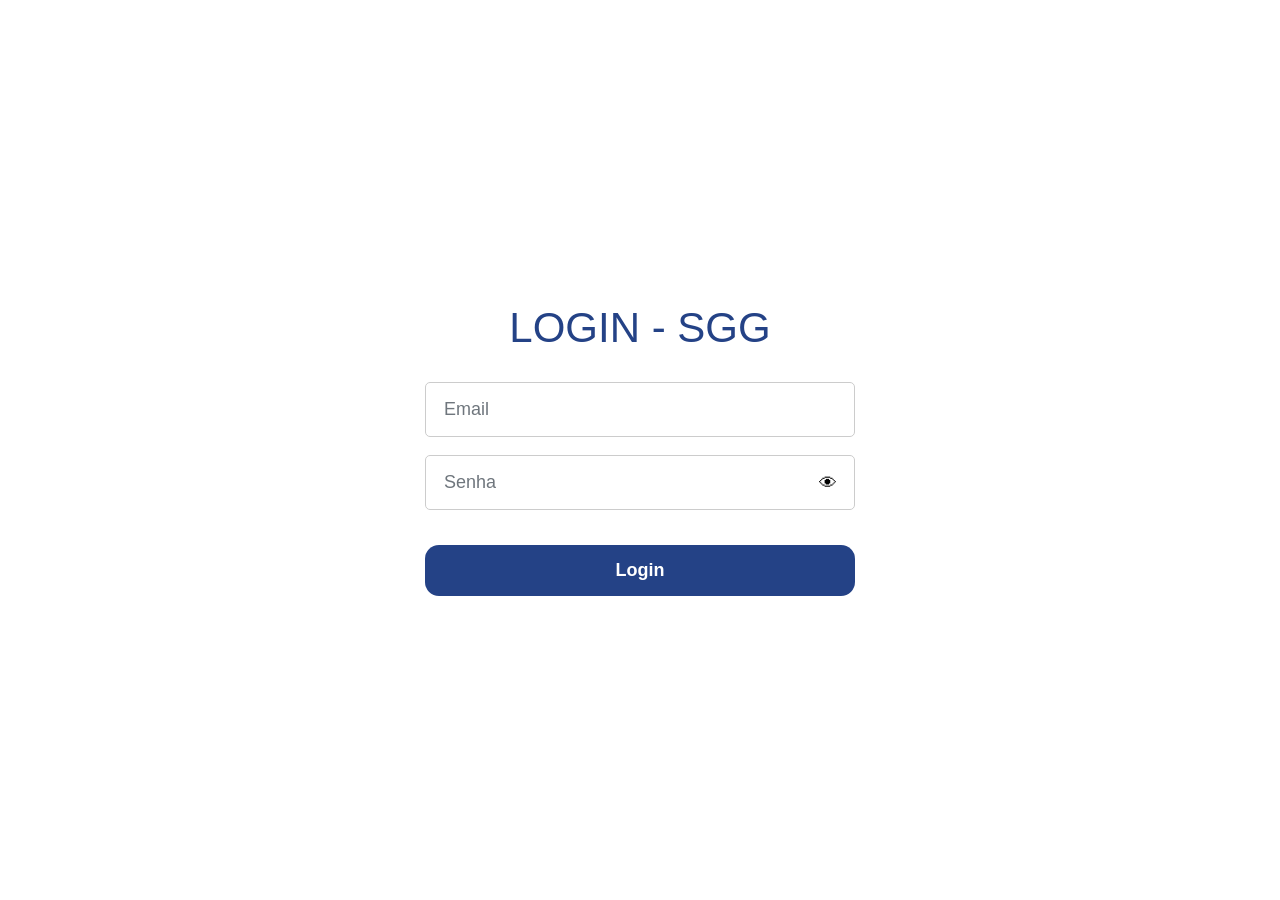
<file: index.html>
<!DOCTYPE html>
<html lang="pt-BR">
<head>
    <meta charset="UTF-8">
    <meta name="viewport" content="width=device-width, initial-scale=1.0">

    <title>Login - SGG</title>

    <link rel="stylesheet" href="src/login.css">
</head>

<body>

    <main class="login-container">

        <h1>LOGIN - SGG</h1>

        <form id="loginForm">

            <!-- EMAIL -->
            <div class="campo">
                <input
                    type="email"
                    id="email"
                    placeholder="Email"
                >

                <small id="emailErro"></small>
            </div>


            <!-- SENHA -->
            <div class="campo senha-container">

                <input
                    type="password"
                    id="senha"
                    placeholder="Senha"
                >

                <button
                    type="button"
                    id="mostrarSenha"
                    class="botao-olho"
                >
                    👁
                </button>

                <small id="senhaErro"></small>

            </div>


            <!-- LOGIN -->
            <button
                type="submit"
                class="botao-login"
            >
                Login
            </button>


        </form>

    </main>

    <script src="src/login.js"></script>

</body>
</html>
</file>
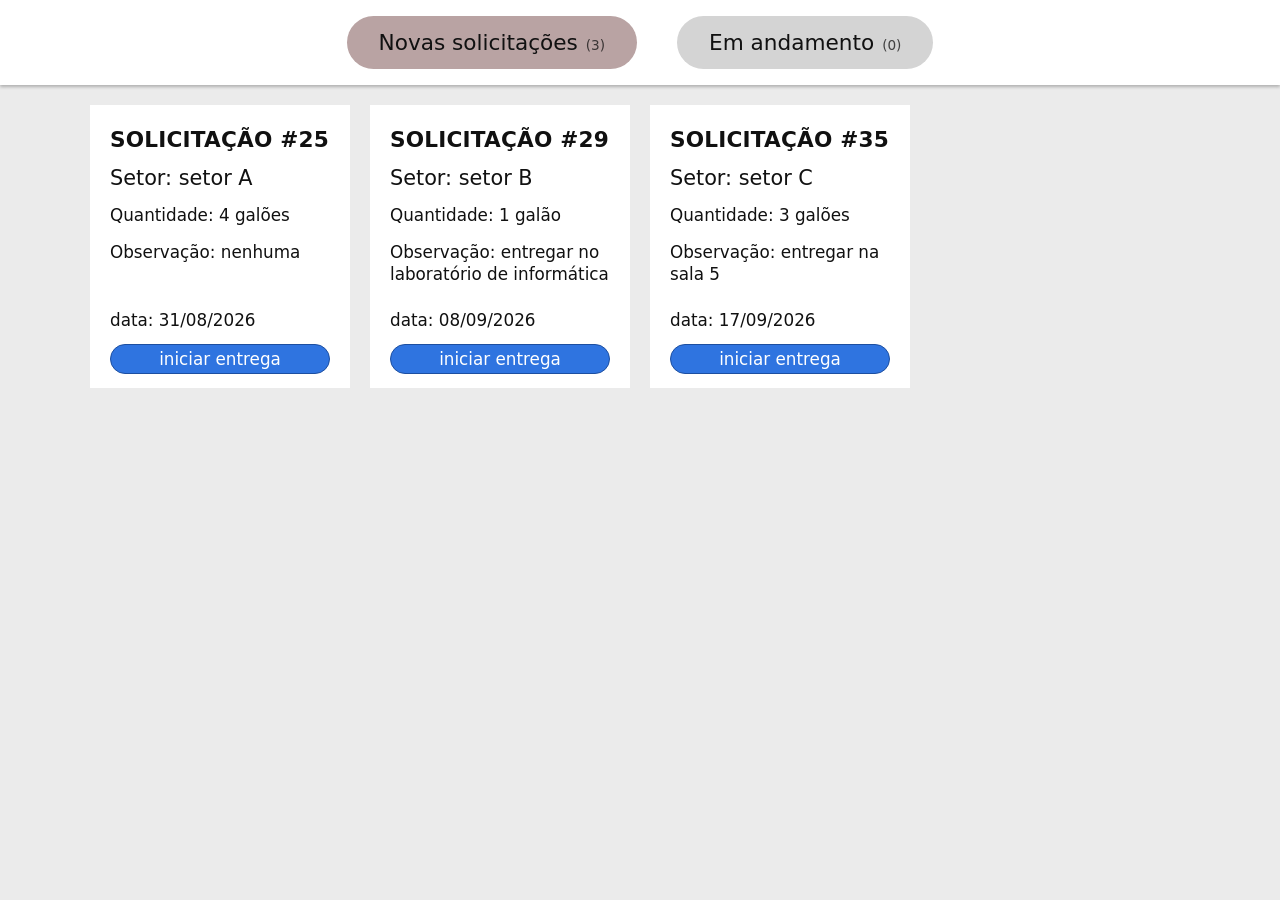
<file: funcionario.html>
<!DOCTYPE html>
<html lang="pt-BR">
<head>
<meta charset="UTF-8">
<meta name="viewport" content="width=device-width, initial-scale=1, viewport-fit=cover">
<title>Solicitações de entrega</title>
<style>
:root{
  --bg:#ebebeb; --surface:#fff; --text:#111; --muted:#555;
  --tab:#d4d4d4; --tab-active:#b9a3a3; --btn:#2f74e0; --btn-text:#fff; --line:#cfcfcf;
  box-sizing:border-box;
  padding-top:env(safe-area-inset-top,0px); padding-bottom:env(safe-area-inset-bottom,0px);
}
@media (prefers-color-scheme:dark){
  :root:not([data-theme="light"]){--bg:#1c1c1e;--surface:#2a2a2d;--text:#f2f2f2;--muted:#b5b5b5;--tab:#3a3a3d;--tab-active:#7a5f5f;--line:#444}
}
:root[data-theme="dark"]{--bg:#1c1c1e;--surface:#2a2a2d;--text:#f2f2f2;--muted:#b5b5b5;--tab:#3a3a3d;--tab-active:#7a5f5f;--line:#444}
*{box-sizing:border-box}
html{scroll-padding-top:env(safe-area-inset-top,0px)}
body{margin:0;background:var(--bg);color:var(--text);font-family:"Inter",system-ui,-apple-system,"Segoe UI",Roboto,sans-serif;min-height:100vh}
header{background:var(--surface);box-shadow:0 2px 3px rgba(0,0,0,.25);padding:16px;display:flex;justify-content:center;gap:40px;flex-wrap:wrap}
.tab{border:0;border-radius:999px;background:var(--tab);color:var(--text);font:inherit;font-size:1.35rem;padding:14px 32px;cursor:pointer;transition:background .2s}
.tab[aria-selected="true"]{background:var(--tab-active)}
.tab:focus-visible,.btn:focus-visible{outline:3px solid var(--btn);outline-offset:2px}
.count{font-size:.85rem;margin-left:8px;opacity:.75}
main{padding:20px 16px}
.grid{display:grid;grid-template-columns:repeat(auto-fill,minmax(260px,1fr));gap:20px;max-width:1100px;margin:0 auto}
.card{background:var(--surface);padding:22px 20px 14px;display:flex;flex-direction:column;gap:14px}
.card h2{margin:0;font-size:1.35rem;font-weight:800;letter-spacing:.2px}
.setor{font-size:1.3rem}
.card p{margin:0;font-size:1.05rem;line-height:1.35}
.data{margin-top:auto;padding-top:10px;font-size:1.05rem}
.btn{border:1px solid #1d4fa0;background:var(--btn);color:var(--btn-text);border-radius:999px;font:inherit;font-size:1.05rem;padding:4px 12px;cursor:pointer}
.btn:hover{filter:brightness(1.1)}
.status{margin:0;text-align:center;border:1px solid var(--line);border-radius:999px;padding:4px 12px;font-size:1.05rem;color:var(--muted)}
.vazio{grid-column:1/-1;text-align:center;color:var(--muted);padding:48px 0;font-size:1.1rem}
</style>
</head>
<body>
<header role="tablist" aria-label="Filtro de solicitações">
  <button class="tab" role="tab" id="tab-novas" aria-selected="true" data-view="novas">Novas solicitações<span class="count" id="c-novas"></span></button>
  <button class="tab" role="tab" id="tab-andamento" aria-selected="false" data-view="andamento">Em andamento<span class="count" id="c-andamento"></span></button>
</header>
<main><section class="grid" id="lista" role="tabpanel" aria-live="polite"></section></main>

<script>
const CHAVE = "solicitacoes-agua";
const padrao = [
  {id:25, setor:"setor A", qtd:"4 galões", obs:"nenhuma", data:"31/08/2026", status:"nova"},
  {id:29, setor:"setor B", qtd:"1 galão", obs:"entregar no laboratório de informática", data:"08/09/2026", status:"nova"},
  {id:35, setor:"setor C", qtd:"3 galões", obs:"entregar na sala 5", data:"17/09/2026", status:"nova"}
];

function carregar(){
  try {
    const salvo = JSON.parse(localStorage.getItem(CHAVE));
    if (Array.isArray(salvo)) return salvo;
  } catch (e) {}
  return structuredClone(padrao);
}
function salvar(){
  try { localStorage.setItem(CHAVE, JSON.stringify(solicitacoes)); } catch (e) {}
}

const solicitacoes = carregar();
let view = "novas";
const lista = document.getElementById("lista");

function card(s){
  const el = document.createElement("article");
  el.className = "card";
  const h = document.createElement("h2"); h.textContent = "SOLICITAÇÃO #" + s.id;
  const set = document.createElement("div"); set.className = "setor"; set.textContent = "Setor: " + s.setor;
  const q = document.createElement("p"); q.textContent = "Quantidade: " + s.qtd;
  const o = document.createElement("p"); o.textContent = "Observação: " + s.obs;
  const d = document.createElement("div"); d.className = "data"; d.textContent = "data: " + s.data;
  el.append(h, set, q, o, d);
  if (s.status === "nova") {
    const b = document.createElement("button");
    b.className = "btn"; b.textContent = "iniciar entrega";
    b.addEventListener("click", () => { s.status = "andamento"; salvar(); render(); });
    el.append(b);
  } else {
    const st = document.createElement("p"); st.className = "status"; st.textContent = "entrega em andamento";
    el.append(st);
  }
  return el;
}

function render(){
  const alvo = view === "novas" ? "nova" : "andamento";
  const itens = solicitacoes.filter(s => s.status === alvo);
  lista.replaceChildren();
  if (!itens.length) {
    const v = document.createElement("p"); v.className = "vazio";
    v.textContent = view === "novas" ? "Nenhuma nova solicitação." : "Nenhuma entrega em andamento. Inicie uma em Novas solicitações.";
    lista.append(v);
  } else itens.forEach(s => lista.append(card(s)));
  document.getElementById("c-novas").textContent = "(" + solicitacoes.filter(s => s.status === "nova").length + ")";
  document.getElementById("c-andamento").textContent = "(" + solicitacoes.filter(s => s.status === "andamento").length + ")";
  document.querySelectorAll(".tab").forEach(t => t.setAttribute("aria-selected", t.dataset.view === view));
}

document.querySelectorAll(".tab").forEach(t => t.addEventListener("click", () => { view = t.dataset.view; render(); }));
render();
</script>
</body>
</html>
</file>
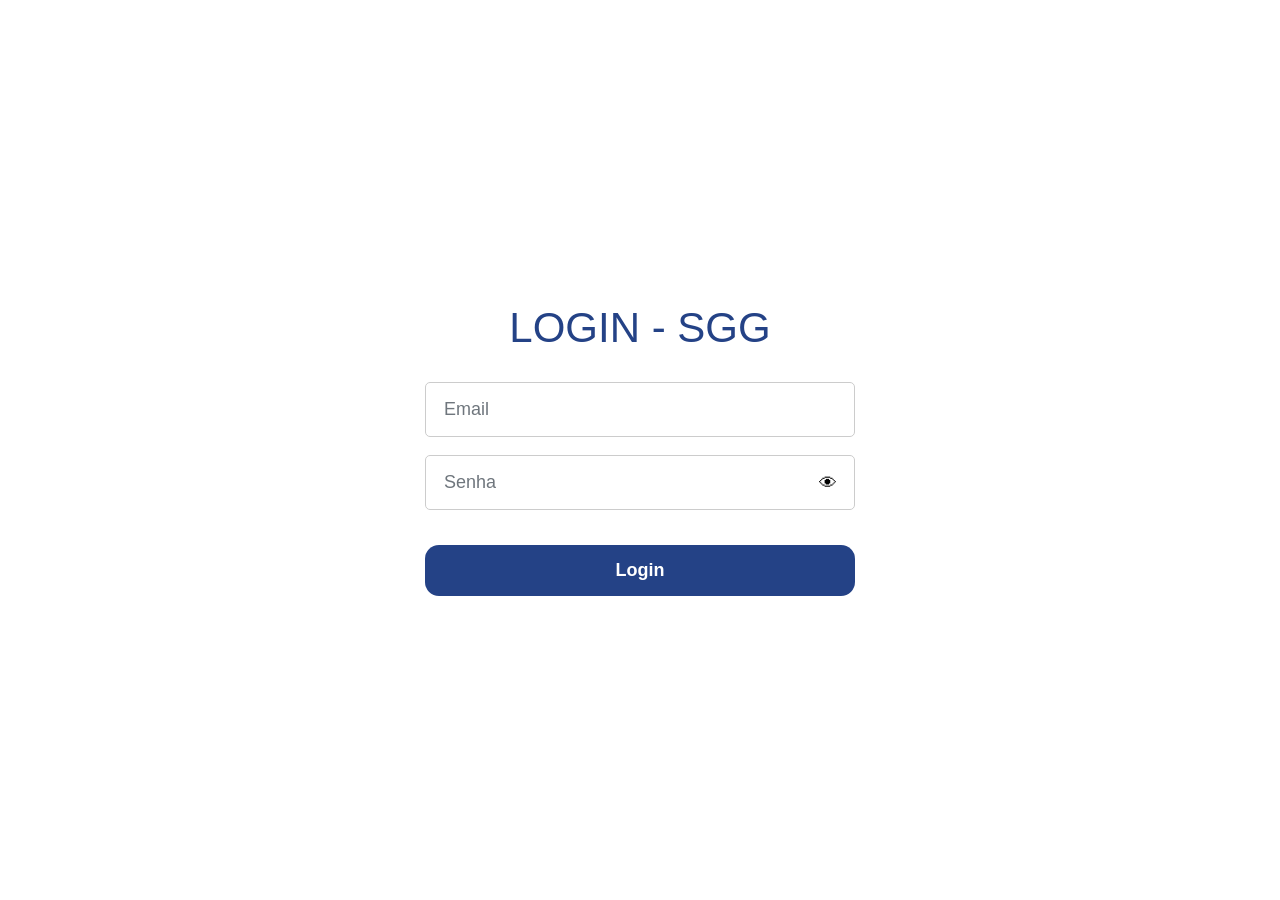
<file: login.html>
<!DOCTYPE html>
<html lang="pt-BR">
<head>
    <meta charset="UTF-8">
    <meta name="viewport" content="width=device-width, initial-scale=1.0">

    <title>Login - SGG</title>

    <link rel="stylesheet" href="login.css">
</head>

<body>

    <main class="login-container">

        <h1>LOGIN - SGG</h1>

        <form id="loginForm">

            <!-- EMAIL -->
            <div class="campo">
                <input
                    type="email"
                    id="email"
                    placeholder="Email"
                >

                <small id="emailErro"></small>
            </div>


            <!-- SENHA -->
            <div class="campo senha-container">

                <input
                    type="password"
                    id="senha"
                    placeholder="Senha"
                >

                <button
                    type="button"
                    id="mostrarSenha"
                    class="botao-olho"
                >
                    👁
                </button>

                <small id="senhaErro"></small>

            </div>


            <!-- LOGIN -->
            <button
                type="submit"
                class="botao-login"
            >
                Login
            </button>


        </form>

    </main>

    <script src="login.js"></script>

</body>
</html>
</file>
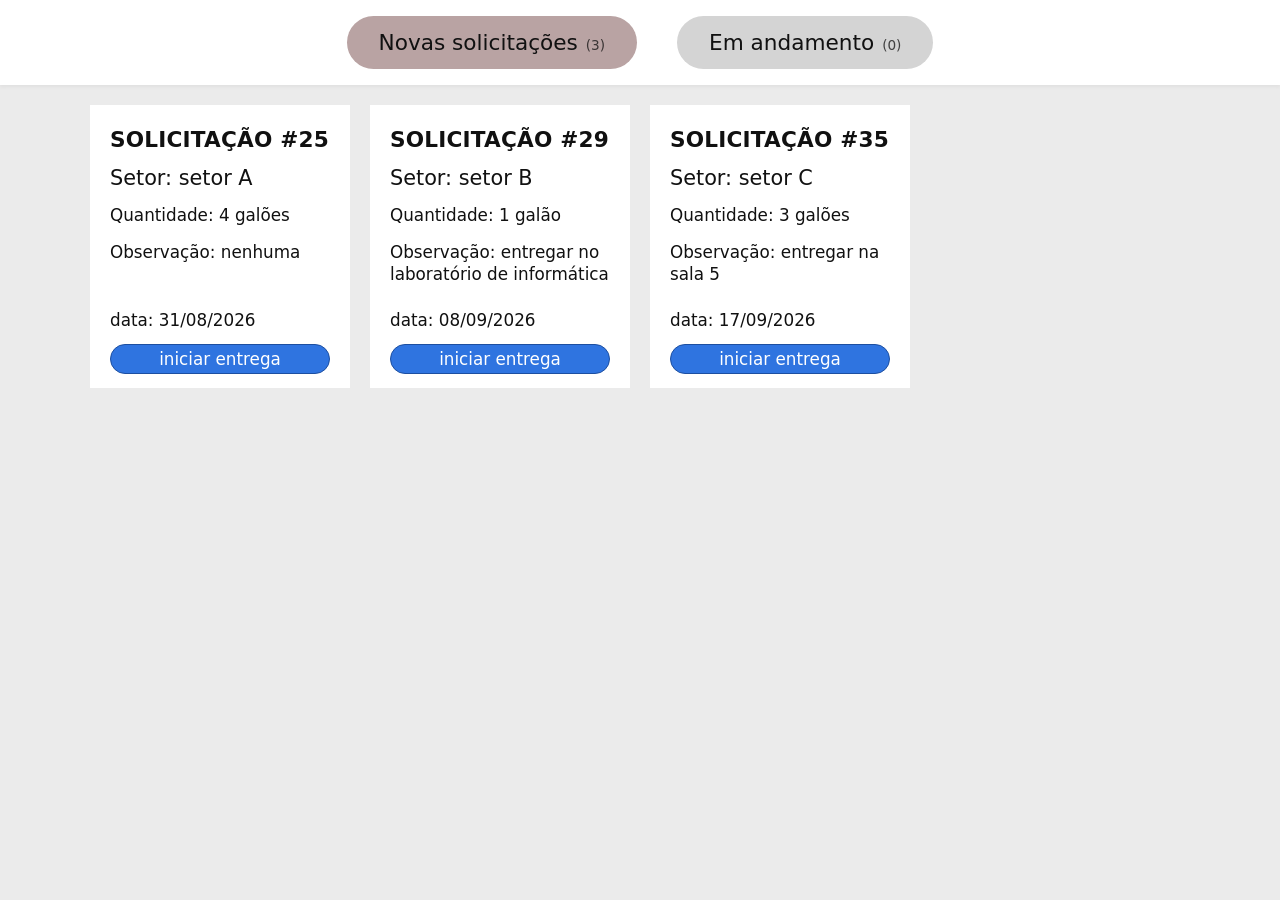
<file: src/funcionario.html>
<!DOCTYPE html>
<html lang="pt-BR">
<head>
<meta charset="UTF-8">
<meta name="viewport" content="width=device-width, initial-scale=1, viewport-fit=cover">
<title>Solicitações de entrega</title>
<style>
:root{
  --bg:#ebebeb; --surface:#fff; --text:#111; --muted:#555;
  --tab:#d4d4d4; --tab-active:#b9a3a3; --btn:#2f74e0; --btn-text:#fff; --line:#cfcfcf;
  box-sizing:border-box;
  padding-top:env(safe-area-inset-top,0px); padding-bottom:env(safe-area-inset-bottom,0px);
}
@media (prefers-color-scheme:dark){
  :root:not([data-theme="light"]){--bg:#1c1c1e;--surface:#2a2a2d;--text:#f2f2f2;--muted:#b5b5b5;--tab:#3a3a3d;--tab-active:#7a5f5f;--line:#444}
}
:root[data-theme="dark"]{--bg:#1c1c1e;--surface:#2a2a2d;--text:#f2f2f2;--muted:#b5b5b5;--tab:#3a3a3d;--tab-active:#7a5f5f;--line:#444}
*{box-sizing:border-box}
html{scroll-padding-top:env(safe-area-inset-top,0px)}
body{margin:0;background:var(--bg);color:var(--text);font-family:"Inter",system-ui,-apple-system,"Segoe UI",Roboto,sans-serif;min-height:100vh}
header{background:var(--surface);box-shadow:0 2px 3px rgba(194, 190, 190, 0.25);padding:16px;display:flex;justify-content:center;gap:40px;flex-wrap:wrap}
.tab{border:0;border-radius:999px;background:var(--tab);color:var(--text);font:inherit;font-size:1.35rem;padding:14px 32px;cursor:pointer;transition:background .2s}
.tab[aria-selected="true"]{background:var(--tab-active)}
.tab:focus-visible,.btn:focus-visible{outline:3px solid var(--btn);outline-offset:2px}
.count{font-size:.85rem;margin-left:8px;opacity:.75}
main{padding:20px 16px}
.grid{display:grid;grid-template-columns:repeat(auto-fill,minmax(260px,1fr));gap:20px;max-width:1100px;margin:0 auto}
.card{background:var(--surface);padding:22px 20px 14px;display:flex;flex-direction:column;gap:14px}
.card h2{margin:0;font-size:1.35rem;font-weight:800;letter-spacing:.2px}
.setor{font-size:1.3rem}
.card p{margin:0;font-size:1.05rem;line-height:1.35}
.data{margin-top:auto;padding-top:10px;font-size:1.05rem}
.btn{border:1px solid #1d4fa0;background:var(--btn);color:var(--btn-text);border-radius:999px;font:inherit;font-size:1.05rem;padding:4px 12px;cursor:pointer}
.btn:hover{filter:brightness(1.1)}
.status{margin:0;text-align:center;border:1px solid var(--line);border-radius:999px;padding:4px 12px;font-size:1.05rem;color:var(--muted)}
.vazio{grid-column:1/-1;text-align:center;color:var(--muted);padding:48px 0;font-size:1.1rem}
</style>
</head>
<body>
<header role="tablist" aria-label="Filtro de solicitações">
  <button class="tab" role="tab" id="tab-novas" aria-selected="true" data-view="novas">Novas solicitações<span class="count" id="c-novas"></span></button>
  <button class="tab" role="tab" id="tab-andamento" aria-selected="false" data-view="andamento">Em andamento<span class="count" id="c-andamento"></span></button>
</header>
<main><section class="grid" id="lista" role="tabpanel" aria-live="polite"></section></main>

<script>
const CHAVE = "solicitacoes-agua";
const padrao = [
  {id:25, setor:"setor A", qtd:"4 galões", obs:"nenhuma", data:"31/08/2026", status:"nova"},
  {id:29, setor:"setor B", qtd:"1 galão", obs:"entregar no laboratório de informática", data:"08/09/2026", status:"nova"},
  {id:35, setor:"setor C", qtd:"3 galões", obs:"entregar na sala 5", data:"17/09/2026", status:"nova"}
];

function carregar(){
  try {
    const salvo = JSON.parse(localStorage.getItem(CHAVE));
    if (Array.isArray(salvo)) return salvo;
  } catch (e) {}
  return structuredClone(padrao);
}
function salvar(){
  try { localStorage.setItem(CHAVE, JSON.stringify(solicitacoes)); } catch (e) {}
}

const solicitacoes = carregar();
let view = "novas";
const lista = document.getElementById("lista");

function card(s){
  const el = document.createElement("article");
  el.className = "card";
  const h = document.createElement("h2"); h.textContent = "SOLICITAÇÃO #" + s.id;
  const set = document.createElement("div"); set.className = "setor"; set.textContent = "Setor: " + s.setor;
  const q = document.createElement("p"); q.textContent = "Quantidade: " + s.qtd;
  const o = document.createElement("p"); o.textContent = "Observação: " + s.obs;
  const d = document.createElement("div"); d.className = "data"; d.textContent = "data: " + s.data;
  el.append(h, set, q, o, d);
  if (s.status === "nova") {
    const b = document.createElement("button");
    b.className = "btn"; b.textContent = "iniciar entrega";
    b.addEventListener("click", () => { s.status = "andamento"; salvar(); render(); });
    el.append(b);
  } else {
    const st = document.createElement("p"); st.className = "status"; st.textContent = "entrega em andamento";
    el.append(st);
  }
  return el;
}

function render(){
  const alvo = view === "novas" ? "nova" : "andamento";
  const itens = solicitacoes.filter(s => s.status === alvo);
  lista.replaceChildren();
  if (!itens.length) {
    const v = document.createElement("p"); v.className = "vazio";
    v.textContent = view === "novas" ? "Nenhuma nova solicitação." : "Nenhuma entrega em andamento. Inicie uma em Novas solicitações.";
    lista.append(v);
  } else itens.forEach(s => lista.append(card(s)));
  document.getElementById("c-novas").textContent = "(" + solicitacoes.filter(s => s.status === "nova").length + ")";
  document.getElementById("c-andamento").textContent = "(" + solicitacoes.filter(s => s.status === "andamento").length + ")";
  document.querySelectorAll(".tab").forEach(t => t.setAttribute("aria-selected", t.dataset.view === view));
}

document.querySelectorAll(".tab").forEach(t => t.addEventListener("click", () => { view = t.dataset.view; render(); }));
render();
</script>
</body>
</html>
</file>
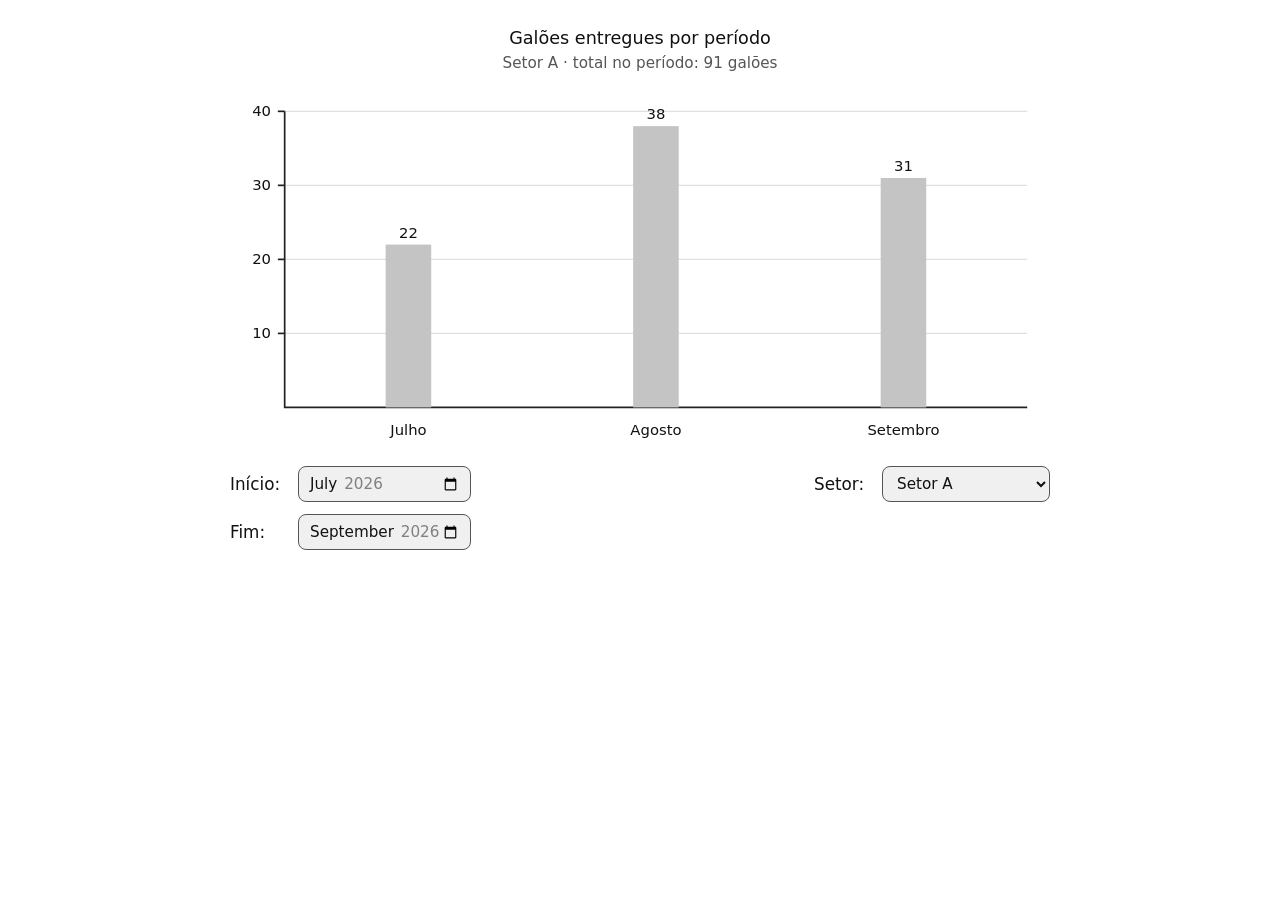
<file: src/galoes-entregues.html>
<!DOCTYPE html>
<html lang="pt-BR">
<head>
<meta charset="UTF-8">
<meta name="viewport" content="width=device-width, initial-scale=1, viewport-fit=cover">
<title>Galões entregues por período</title>
<style>
:root{
  --bg:#fff; --text:#111; --muted:#555; --axis:#222; --bar:#c4c4c4; --bar-hover:#a8a8a8;
  --field:#f0f0f0; --border:#555; --erro:#c62828; --foco:#2f74e0;
  color-scheme:light;
  box-sizing:border-box;
  padding-top:env(safe-area-inset-top,0px); padding-bottom:env(safe-area-inset-bottom,0px);
}
@media (prefers-color-scheme:dark){
  :root:not([data-theme="light"]){--bg:#1c1c1e;--text:#f2f2f2;--muted:#b5b5b5;--axis:#ddd;--bar:#6f7480;--bar-hover:#8b91a0;--field:#2a2a2d;--border:#8a8a8a;--erro:#ff7b72;color-scheme:dark}
}
:root[data-theme="dark"]{--bg:#1c1c1e;--text:#f2f2f2;--muted:#b5b5b5;--axis:#ddd;--bar:#6f7480;--bar-hover:#8b91a0;--field:#2a2a2d;--border:#8a8a8a;--erro:#ff7b72;color-scheme:dark}
*{box-sizing:border-box}
html{scroll-padding-top:env(safe-area-inset-top,0px)}
body{margin:0;background:var(--bg);color:var(--text);font-family:"Inter",system-ui,-apple-system,"Segoe UI",Roboto,sans-serif;min-height:100vh}
main{max-width:860px;margin:0 auto;padding:28px 20px}
h1{margin:0 0 6px;text-align:center;font-size:1.1rem;font-weight:500}
.resumo{margin:0 0 10px;text-align:center;color:var(--muted);font-size:.95rem;min-height:1.3em}
.grafico{width:100%}
.grafico svg{display:block;width:100%;height:auto}
.eixo{stroke:var(--axis);stroke-width:1.5;fill:none}
.tick{stroke:var(--axis);stroke-width:1.5}
.grade{stroke:var(--muted);stroke-opacity:.18}
.txt{fill:var(--text);font-size:13px;font-family:inherit}
.barra{fill:var(--bar);transition:fill .15s}
.barra:hover{fill:var(--bar-hover)}
.vazio{padding:70px 0;text-align:center;color:var(--erro)}
.filtros{display:flex;justify-content:space-between;align-items:flex-start;gap:20px;flex-wrap:wrap;margin-top:18px}
.periodo{display:flex;flex-direction:column;gap:12px}
.linha{display:flex;align-items:center;gap:12px}
label{font-size:1.05rem;min-width:56px}
input[type="month"],select{font:inherit;font-size:.95rem;color:var(--text);background:var(--field);border:1px solid var(--border);border-radius:8px;padding:7px 10px}
select{min-width:140px}
input:focus-visible,select:focus-visible{outline:3px solid var(--foco);outline-offset:2px}
[aria-invalid="true"]{border-color:var(--erro);border-width:2px}
@media (max-width:480px){.filtros{flex-direction:column}}
</style>
</head>
<body>
<main>
  <h1>Galões entregues por período</h1>
  <p class="resumo" id="resumo" role="status"></p>
  <div class="grafico" id="grafico"></div>

  <section class="filtros" aria-label="Filtros">
    <div class="periodo">
      <div class="linha"><label for="inicio">Início:</label><input type="month" id="inicio" value="2026-07" min="2026-01" max="2026-12"></div>
      <div class="linha"><label for="fim">Fim:</label><input type="month" id="fim" value="2026-09" min="2026-01" max="2026-12"></div>
    </div>
    <div class="linha">
      <label for="setor">Setor:</label>
      <select id="setor">
        <option value="A">Setor A</option>
        <option value="B">Setor B</option>
        <option value="todos">Todos os setores</option>
      </select>
    </div>
  </section>
</main>

<script>
// Dados simulados: galões entregues por mês em 2026 (chave "AAAA-MM")
const dados = {
  A: {"2026-01":12,"2026-02":15,"2026-03":18,"2026-04":21,"2026-05":17,"2026-06":24,
      "2026-07":22,"2026-08":38,"2026-09":31,"2026-10":27,"2026-11":29,"2026-12":20},
  B: {"2026-01":8,"2026-02":11,"2026-03":14,"2026-04":12,"2026-05":16,"2026-06":13,
      "2026-07":18,"2026-08":21,"2026-09":25,"2026-10":19,"2026-11":22,"2026-12":15}
};
const MESES = ["Janeiro","Fevereiro","Março","Abril","Maio","Junho","Julho","Agosto","Setembro","Outubro","Novembro","Dezembro"];
const NS = "http://www.w3.org/2000/svg";
const $ = id => document.getElementById(id);
const inicio = $("inicio"), fim = $("fim"), setor = $("setor"), grafico = $("grafico"), resumo = $("resumo");

function mesesEntre(a, b){
  const lista = []; let [y, m] = a.split("-").map(Number); const [y2, m2] = b.split("-").map(Number);
  while (y < y2 || (y === y2 && m <= m2)) { lista.push(y + "-" + String(m).padStart(2, "0")); if (++m > 12) { m = 1; y++; } }
  return lista;
}
function valor(chave, s){
  if (s === "todos") return (dados.A[chave] || 0) + (dados.B[chave] || 0);
  return dados[s][chave] || 0;
}
function rotulo(chave, abreviar){
  const [y, m] = chave.split("-").map(Number);
  const nome = MESES[m - 1];
  return abreviar ? nome.slice(0, 3) : nome;
}
function el(tag, attrs, texto){
  const e = document.createElementNS(NS, tag);
  for (const k in attrs) e.setAttribute(k, attrs[k]);
  if (texto !== undefined) e.textContent = texto;
  return e;
}

function desenhar(){
  const ini = inicio.value, f = fim.value;
  const invalido = !ini || !f || ini > f;
  inicio.setAttribute("aria-invalid", invalido);
  fim.setAttribute("aria-invalid", invalido);
  grafico.replaceChildren();
  if (invalido) {
    const p = document.createElement("p"); p.className = "vazio";
    p.textContent = !ini || !f ? "Selecione o início e o fim do período." : "O início não pode ser depois do fim.";
    grafico.append(p); resumo.textContent = ""; return;
  }
  const chaves = mesesEntre(ini, f);
  const vals = chaves.map(c => valor(c, setor.value));
  const maxVal = Math.max(...vals, 1);
  const topo = Math.max(10, Math.ceil(maxVal / 10) * 10);
  const total = vals.reduce((s, v) => s + v, 0);
  const nomeSetor = setor.options[setor.selectedIndex].text;
  resumo.textContent = nomeSetor + " · total no período: " + total + (total === 1 ? " galão" : " galões");

  const W = 720, H = 320, esq = 48, dir = 20, sup = 24, inf = 36;
  const largura = W - esq - dir, altura = H - sup - inf;
  const svg = el("svg", {viewBox: "0 0 " + W + " " + H, role: "img",
    "aria-label": "Gráfico de barras de galões entregues por mês, " + nomeSetor});

  // grade e eixo Y
  for (let v = 10; v <= topo; v += 10) {
    const y = sup + altura - (v / topo) * altura;
    svg.append(el("line", {x1: esq, x2: W - dir, y1: y, y2: y, class: "grade"}));
    svg.append(el("line", {x1: esq - 6, x2: esq, y1: y, y2: y, class: "tick"}));
    svg.append(el("text", {x: esq - 12, y: y + 4, "text-anchor": "end", class: "txt"}, v));
  }
  svg.append(el("path", {d: "M" + esq + " " + sup + "V" + (sup + altura) + "H" + (W - dir), class: "eixo"}));

  // barras
  const passo = largura / chaves.length;
  const bw = Math.min(40, passo * 0.55);
  const abreviar = chaves.length > 6;
  chaves.forEach((c, i) => {
    const cx = esq + passo * i + passo / 2;
    const h = (vals[i] / topo) * altura;
    const y = sup + altura - h;
    const g = el("g", {});
    g.append(el("title", {}, rotulo(c) + ": " + vals[i] + " galões"));
    g.append(el("rect", {x: cx - bw / 2, y: y, width: bw, height: h, class: "barra"}));
    g.append(el("text", {x: cx, y: y - 6, "text-anchor": "middle", class: "txt"}, vals[i]));
    g.append(el("text", {x: cx, y: H - 12, "text-anchor": "middle", class: "txt"}, rotulo(c, abreviar)));
    svg.append(g);
  });
  grafico.append(svg);
}

[inicio, fim, setor].forEach(c => c.addEventListener("change", desenhar));
desenhar();
</script>
</body>
</html>
</file>
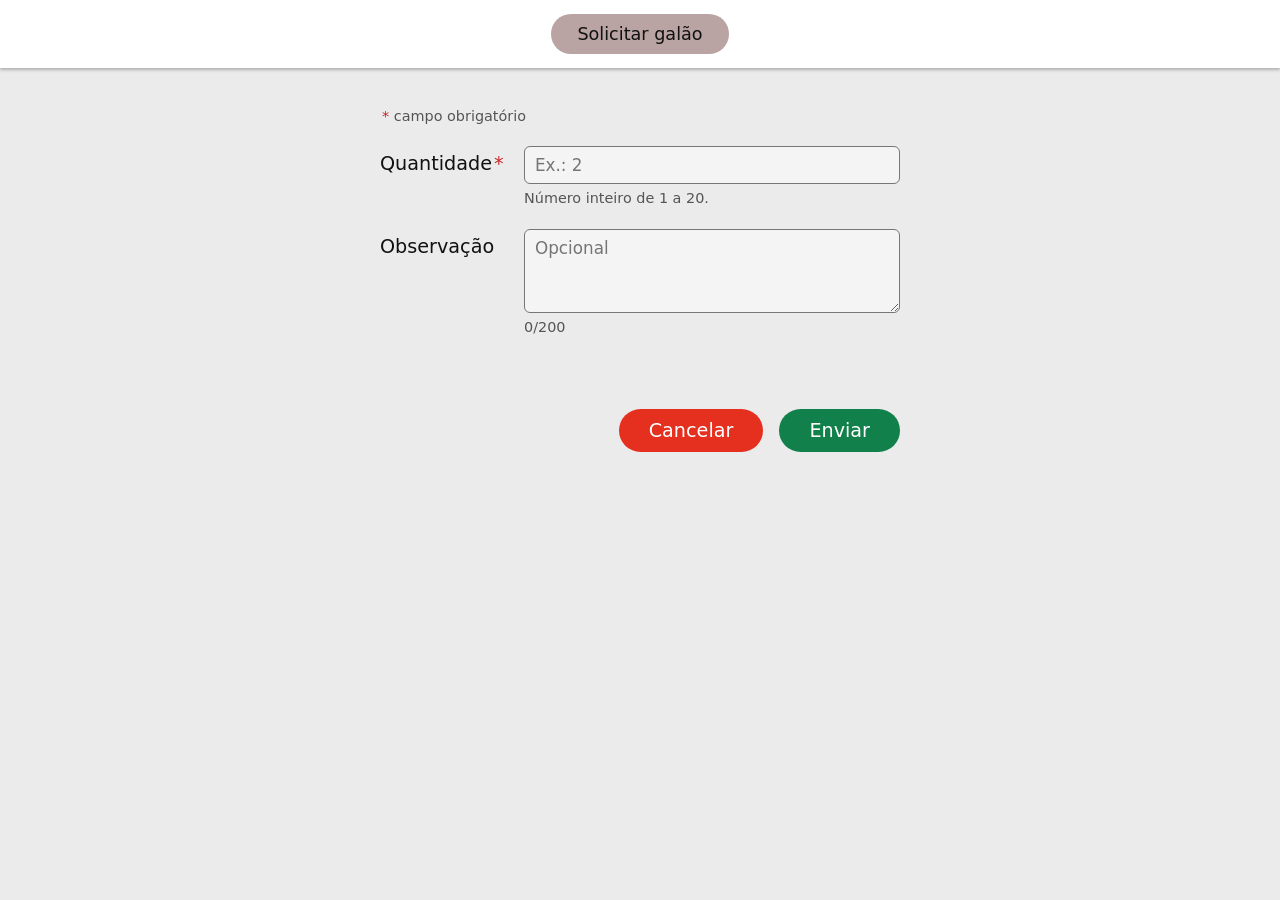
<file: src/solicitar-galao.html>
<!DOCTYPE html>
<html lang="pt-BR">
<head>
<meta charset="UTF-8">
<meta name="viewport" content="width=device-width, initial-scale=1, viewport-fit=cover">
<title>Solicitar galão</title>
<style>
:root{
  --bg:#ebebeb; --surface:#fff; --text:#111; --muted:#555; --tab:#b9a3a3;
  --field:#f4f4f4; --border:#777; --erro:#c62828; --cancel:#e5301f; --ok:#12804a; --okmsg:#0d6b3d;
  box-sizing:border-box;
  padding-top:env(safe-area-inset-top,0px); padding-bottom:env(safe-area-inset-bottom,0px);
}
@media (prefers-color-scheme:dark){
  :root:not([data-theme="light"]){--bg:#1c1c1e;--surface:#2a2a2d;--text:#f2f2f2;--muted:#b5b5b5;--tab:#7a5f5f;--field:#1f1f21;--border:#8a8a8a;--erro:#ff7b72;--okmsg:#5fd38d}
}
:root[data-theme="dark"]{--bg:#1c1c1e;--surface:#2a2a2d;--text:#f2f2f2;--muted:#b5b5b5;--tab:#7a5f5f;--field:#1f1f21;--border:#8a8a8a;--erro:#ff7b72;--okmsg:#5fd38d}
*{box-sizing:border-box}
html{scroll-padding-top:env(safe-area-inset-top,0px)}
body{margin:0;background:var(--bg);color:var(--text);font-family:"Inter",system-ui,-apple-system,"Segoe UI",Roboto,sans-serif;min-height:100vh}
header{background:var(--surface);box-shadow:0 2px 3px rgba(0,0,0,.25);padding:14px;display:flex;justify-content:center}
.pill{background:var(--tab);color:var(--text);border-radius:999px;padding:10px 26px;font-size:1.1rem}
main{max-width:560px;margin:0 auto;padding:40px 20px}
form{display:flex;flex-direction:column;gap:22px}
.campo{display:grid;grid-template-columns:130px 1fr;gap:6px 14px;align-items:start}
label{font-size:1.2rem;padding-top:6px}
.obrig{color:var(--erro);margin-left:2px}
input,textarea{width:100%;font:inherit;font-size:1.05rem;color:var(--text);background:var(--field);border:1px solid var(--border);border-radius:6px;padding:8px 10px}
textarea{resize:vertical;min-height:84px}
input:focus-visible,textarea:focus-visible,button:focus-visible{outline:3px solid #2f74e0;outline-offset:2px}
[aria-invalid="true"]{border-color:var(--erro);border-width:2px}
.msg{grid-column:2;margin:0;font-size:.9rem;min-height:1.2em;color:var(--muted)}
.msg.erro{color:var(--erro)}
.legenda{margin:0;font-size:.9rem;color:var(--muted)}
.acoes{display:flex;justify-content:flex-end;gap:16px;margin-top:6px}
button{border:0;border-radius:999px;font:inherit;font-size:1.2rem;color:#fff;padding:10px 30px;cursor:pointer}
button:hover{filter:brightness(1.1)}
.cancelar{background:var(--cancel)} .enviar{background:var(--ok)}
.sucesso{margin:0;text-align:center;color:var(--okmsg);font-weight:600;min-height:1.4em}
@media (max-width:460px){.campo{grid-template-columns:1fr}.msg{grid-column:1}label{padding-top:0}}
</style>
</head>
<body>
<header><div class="pill">Solicitar galão</div></header>
<main>
  <form id="form" novalidate>
    <p class="legenda"><span class="obrig">*</span> campo obrigatório</p>

    <div class="campo">
      <label for="qtd">Quantidade<span class="obrig" aria-hidden="true">*</span></label>
      <input id="qtd" name="qtd" type="text" inputmode="numeric" autocomplete="off" maxlength="2"
             required aria-required="true" aria-describedby="qtd-msg" placeholder="Ex.: 2">
      <p class="msg" id="qtd-msg">Número inteiro de 1 a 20.</p>
    </div>

    <div class="campo">
      <label for="obs">Observação</label>
      <textarea id="obs" name="obs" maxlength="200" aria-describedby="obs-msg" placeholder="Opcional"></textarea>
      <p class="msg" id="obs-msg">0/200</p>
    </div>

    <p class="sucesso" id="sucesso" role="status"></p>
    <div class="acoes">
      <button type="button" class="cancelar" id="cancelar">Cancelar</button>
      <button type="submit" class="enviar">Enviar</button>
    </div>
  </form>
</main>

<script>
const MAX = 20, CHAVE = "solicitacoes-agua";
const form = document.getElementById("form");
const qtd = document.getElementById("qtd"), obs = document.getElementById("obs");
const qtdMsg = document.getElementById("qtd-msg"), obsMsg = document.getElementById("obs-msg");
const sucesso = document.getElementById("sucesso");
const DICA = "Número inteiro de 1 a 20.";

// Só aceita dígitos: bloqueia "-", ".", ",", "e", "+" e colagem de texto inválido
qtd.addEventListener("keydown", e => {
  if (e.key.length === 1 && !/\d/.test(e.key) && !e.ctrlKey && !e.metaKey) e.preventDefault();
});
qtd.addEventListener("input", () => {
  qtd.value = qtd.value.replace(/\D/g, "").slice(0, 2);
  sucesso.textContent = "";
  if (qtd.getAttribute("aria-invalid") === "true") validarQtd();
});
qtd.addEventListener("blur", () => { if (qtd.value !== "") validarQtd(); });

obs.addEventListener("input", () => { obsMsg.textContent = obs.value.length + "/200"; sucesso.textContent = ""; });

function validarQtd(){
  const v = qtd.value.trim();
  let erro = "";
  if (v === "") erro = "Informe a quantidade (campo obrigatório).";
  else if (!/^\d+$/.test(v)) erro = "Use apenas números inteiros positivos.";
  else if (Number(v) < 1) erro = "A quantidade deve ser maior que zero.";
  else if (Number(v) > MAX) erro = "Máximo de " + MAX + " galões por solicitação.";
  qtd.setAttribute("aria-invalid", erro ? "true" : "false");
  qtdMsg.textContent = erro || DICA;
  qtdMsg.classList.toggle("erro", !!erro);
  return !erro;
}

function limpar(){
  form.reset();
  qtd.removeAttribute("aria-invalid");
  qtdMsg.textContent = DICA; qtdMsg.classList.remove("erro");
  obsMsg.textContent = "0/200";
}

document.getElementById("cancelar").addEventListener("click", () => { limpar(); sucesso.textContent = ""; });

form.addEventListener("submit", e => {
  e.preventDefault();
  if (!validarQtd()) { qtd.focus(); return; }
  const n = Number(qtd.value);
  // Grava no mesmo formato da tela de solicitações, para aparecerem lá como "novas"
  let lista = [];
  try { const s = JSON.parse(localStorage.getItem(CHAVE)); if (Array.isArray(s)) lista = s; } catch (_) {}
  const hoje = new Date().toLocaleDateString("pt-BR");
  lista.push({
    id: lista.reduce((m, s) => Math.max(m, s.id), 0) + 1,
    setor: "não informado",
    qtd: n + (n === 1 ? " galão" : " galões"),
    obs: obs.value.trim() || "nenhuma",
    data: hoje,
    status: "nova"
  });
  try { localStorage.setItem(CHAVE, JSON.stringify(lista)); } catch (_) {}
  limpar();
  sucesso.textContent = "Solicitação enviada com sucesso!";
});
</script>
</body>
</html>
</file>
<file: src/login.css>
* {
    box-sizing: border-box;
}

body {
    margin: 0;
    min-height: 100vh;

    display: flex;
    justify-content: center;
    align-items: center;

    background-color: white;

    font-family: Arial, Helvetica, sans-serif;
}

.login-container {
    width: 430px;
    max-width: 90%;
}

h1 {
    margin: 0 0 30px 0;

    text-align: center;

    color: #244286;

    font-size: 42px;
    font-weight: 400;
}


/* CAMPOS */

.campo {
    position: relative;

    margin-bottom: 18px;
}

.campo input {
    width: 100%;
    height: 55px;

    padding: 0 18px;

    border: 1px solid #cccccc;
    border-radius: 5px;

    outline: none;

    font-size: 18px;
}

.campo input::placeholder {
    color: #6f767d;
}

.campo input:focus {
    border-color: #244286;
}


/* SENHA */

.senha-container input {
    padding-right: 55px;
}

.botao-olho {
    position: absolute;

    right: 12px;
    top: 50%;

    transform: translateY(-50%);

    border: none;
    background: transparent;

    cursor: pointer;

    font-size: 18px;
}


/* ERROS */

.campo small {
    display: block;

    margin-top: 5px;

    color: #c62828;

    font-size: 13px;
}


/* BOTÃO LOGIN */

.botao-login {
    width: 100%;
    height: 51px;

    margin-top: 17px;

    border: none;
    border-radius: 14px;

    background-color: #244286;

    color: white;

    font-size: 18px;
    font-weight: bold;

    cursor: pointer;
}

.botao-login:hover {
    background-color: #1c356f;
}


/* OBSERVAÇÃO */

.observacao {
    margin-top: 15px;

    text-align: center;

    color: #666;

    font-size: 13px;
}
</file>
<file: login.css>
* {
    box-sizing: border-box;
}

body {
    margin: 0;
    min-height: 100vh;

    display: flex;
    justify-content: center;
    align-items: center;

    background-color: white;

    font-family: Arial, Helvetica, sans-serif;
}

.login-container {
    width: 430px;
    max-width: 90%;
}

h1 {
    margin: 0 0 30px 0;

    text-align: center;

    color: #244286;

    font-size: 42px;
    font-weight: 400;
}


/* CAMPOS */

.campo {
    position: relative;

    margin-bottom: 18px;
}

.campo input {
    width: 100%;
    height: 55px;

    padding: 0 18px;

    border: 1px solid #cccccc;
    border-radius: 5px;

    outline: none;

    font-size: 18px;
}

.campo input::placeholder {
    color: #6f767d;
}

.campo input:focus {
    border-color: #244286;
}


/* SENHA */

.senha-container input {
    padding-right: 55px;
}

.botao-olho {
    position: absolute;

    right: 12px;
    top: 50%;

    transform: translateY(-50%);

    border: none;
    background: transparent;

    cursor: pointer;

    font-size: 18px;
}


/* ERROS */

.campo small {
    display: block;

    margin-top: 5px;

    color: #c62828;

    font-size: 13px;
}


/* BOTÃO LOGIN */

.botao-login {
    width: 100%;
    height: 51px;

    margin-top: 17px;

    border: none;
    border-radius: 14px;

    background-color: #244286;

    color: white;

    font-size: 18px;
    font-weight: bold;

    cursor: pointer;
}

.botao-login:hover {
    background-color: #1c356f;
}


/* OBSERVAÇÃO */

.observacao {
    margin-top: 15px;

    text-align: center;

    color: #666;

    font-size: 13px;
}
</file>
